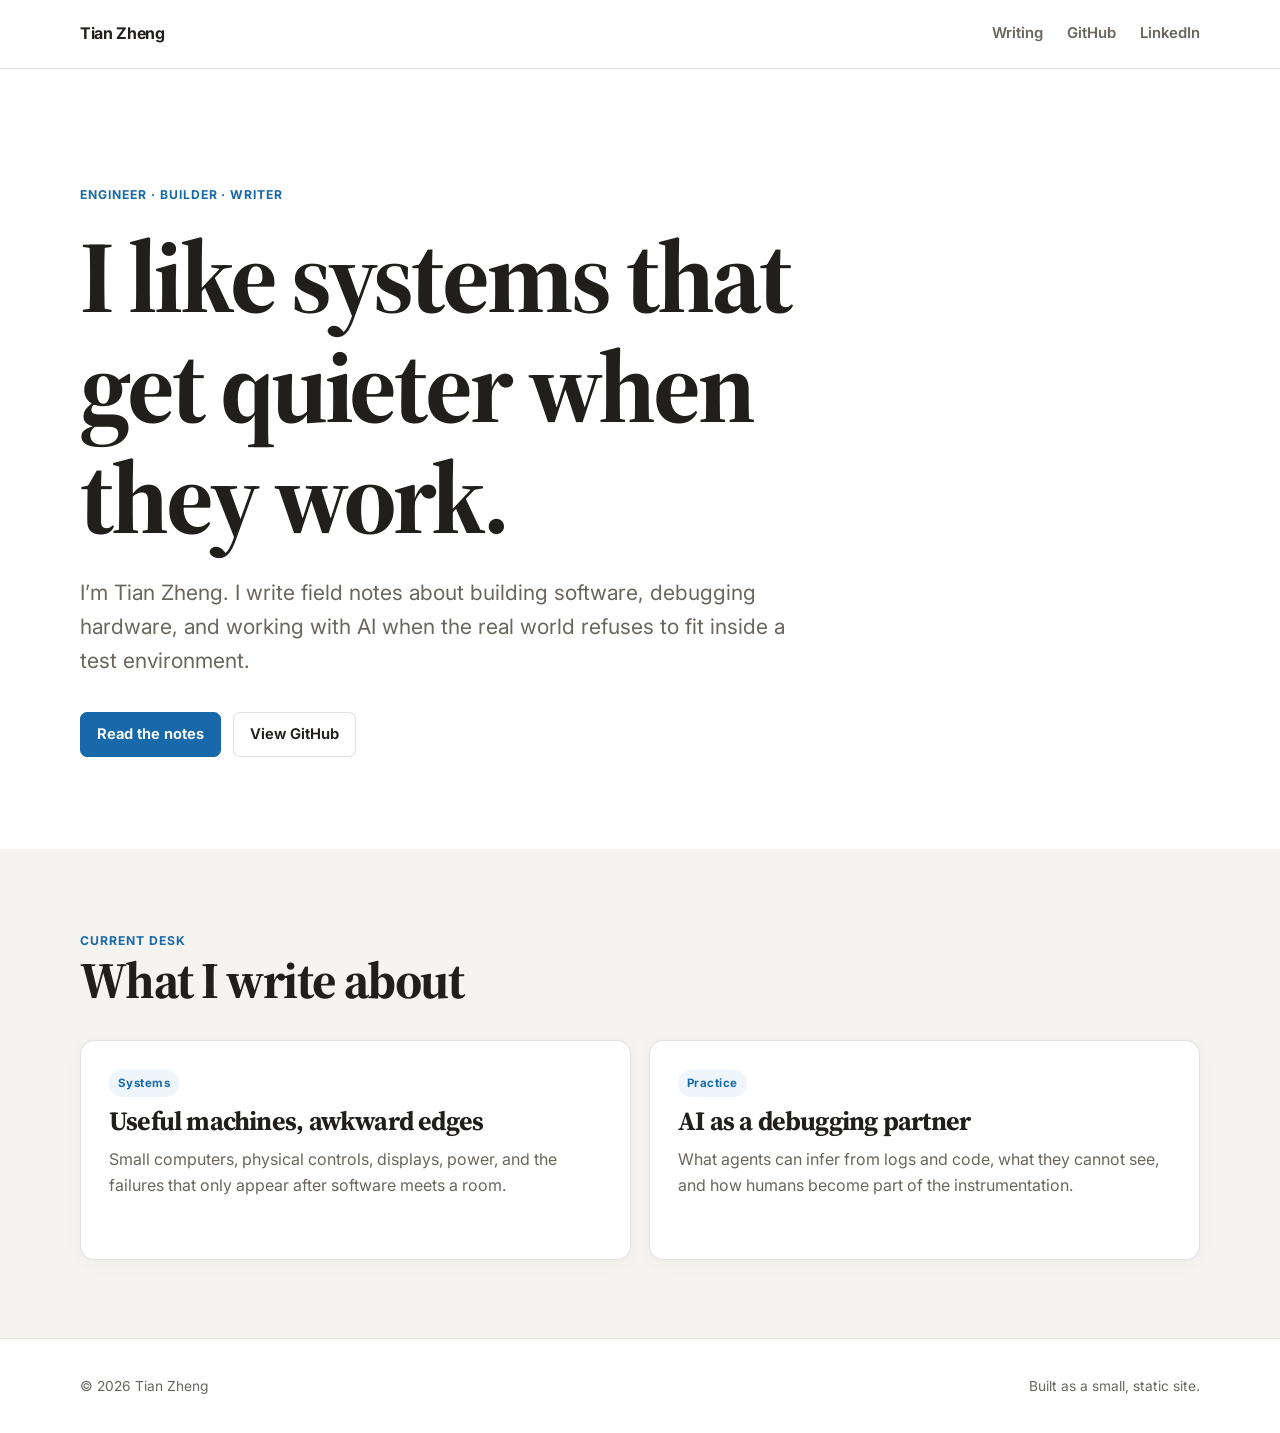
<file: index.html>
<!doctype html><html lang="en"><head><meta charset="utf-8"><meta name="viewport" content="width=device-width,initial-scale=1"><title>Tian Zheng — Engineer, builder, writer</title><meta name="description" content="Tian Zheng writes about software, hardware, debugging, and AI-assisted development."><link rel="canonical" href="https://tzheng.us/"><link rel="alternate" type="application/atom+xml" title="Tian Zheng — Writing" href="https://tzheng.us/feed.xml"><link rel="icon" href="/assets/favicon.svg" type="image/svg+xml"><link rel="stylesheet" href="/styles.css"><script defer src="/assets/counter.js" data-id="1a87eb0e-c422-4942-bce1-c55f9dca58f4" data-utcoffset="-7" data-server="https://counter.dev"></script></head><body><header class="site-header"><div class="wrap nav"><a class="brand" href="/">Tian Zheng</a><nav class="nav-links" aria-label="Primary"><a href="/articles/">Writing</a><a href="https://github.com/tzhengus" rel="me">GitHub</a><a href="https://www.linkedin.com/in/tianzheng" rel="me">LinkedIn</a></nav></div></header><main><section class="hero"><div class="wrap"><span class="eyebrow">Engineer · Builder · Writer</span><h1>I like systems that get quieter when they work.</h1><p>I’m Tian Zheng. I write field notes about building software, debugging hardware, and working with AI when the real world refuses to fit inside a test environment.</p><div class="hero-actions"><a class="button primary" href="/articles/">Read the notes</a><a class="button" href="https://github.com/tzhengus">View GitHub</a></div></div></section><section class="section warm"><div class="wrap"><div class="section-head"><div><span class="kicker">Current desk</span><h2>What I write about</h2></div></div><div class="card-grid"><article class="card"><span class="badge">Systems</span><h3>Useful machines, awkward edges</h3><p>Small computers, physical controls, displays, power, and the failures that only appear after software meets a room.</p></article><article class="card"><span class="badge">Practice</span><h3>AI as a debugging partner</h3><p>What agents can infer from logs and code, what they cannot see, and how humans become part of the instrumentation.</p></article></div></div></section></main><footer class="site-footer"><div class="wrap footer-row"><span>© 2026 Tian Zheng</span><span>Built as a small, static site.</span></div></footer></body></html>
</file>
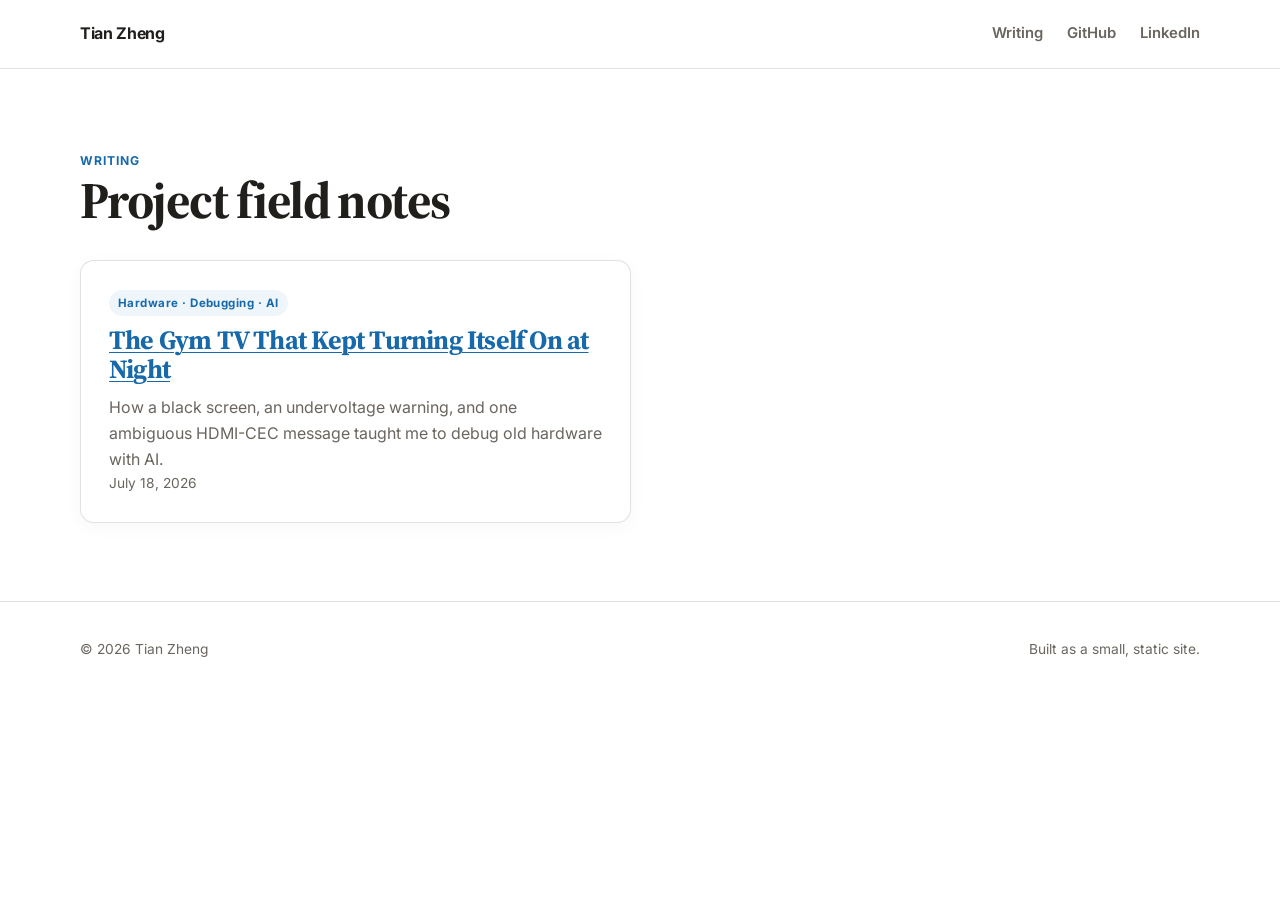
<file: articles/index.html>
<!doctype html>
<html lang="en">
<head>
  <meta charset="utf-8">
  <meta name="viewport" content="width=device-width,initial-scale=1">
  <title>Writing — Tian Zheng</title>
  <meta name="description" content="Project field notes by Tian Zheng.">
  <link rel="canonical" href="https://tzheng.us/articles/">
  <link rel="alternate" type="application/atom+xml" title="Tian Zheng — Writing" href="https://tzheng.us/feed.xml">
  <link rel="icon" href="/assets/favicon.svg" type="image/svg+xml">
  <link rel="stylesheet" href="/styles.css">
  <script defer src="/assets/counter.js" data-id="1a87eb0e-c422-4942-bce1-c55f9dca58f4" data-utcoffset="-7" data-server="https://counter.dev"></script>
</head>
<body>
  <header class="site-header">
    <div class="wrap nav">
      <a class="brand" href="/">Tian Zheng</a>
      <nav class="nav-links" aria-label="Primary">
        <a href="/articles/">Writing</a>
        <a href="https://github.com/tzhengus" rel="me">GitHub</a>
        <a href="https://www.linkedin.com/in/tianzheng" rel="me">LinkedIn</a>
      </nav>
    </div>
  </header>
  <main>
    <section class="section">
      <div class="wrap">
        <div class="section-head">
          <div>
            <span class="kicker">Writing</span>
            <h2>Project field notes</h2>
          </div>
        </div>
        <div class="card-grid">
          <article class="card">
            <span class="badge">Hardware · Debugging · AI</span>
            <h3><a href="/articles/gym-tv-that-kept-turning-itself-on-at-night/">The Gym TV That Kept Turning Itself On at Night</a></h3>
            <p>How a black screen, an undervoltage warning, and one ambiguous HDMI-CEC message taught me to debug old hardware with AI.</p>
            <p class="article-meta"><time datetime="2026-07-18">July 18, 2026</time></p>
          </article>
        </div>
      </div>
    </section>
  </main>
  <footer class="site-footer">
    <div class="wrap footer-row"><span>© 2026 Tian Zheng</span><span>Built as a small, static site.</span></div>
  </footer>
</body>
</html>
</file>
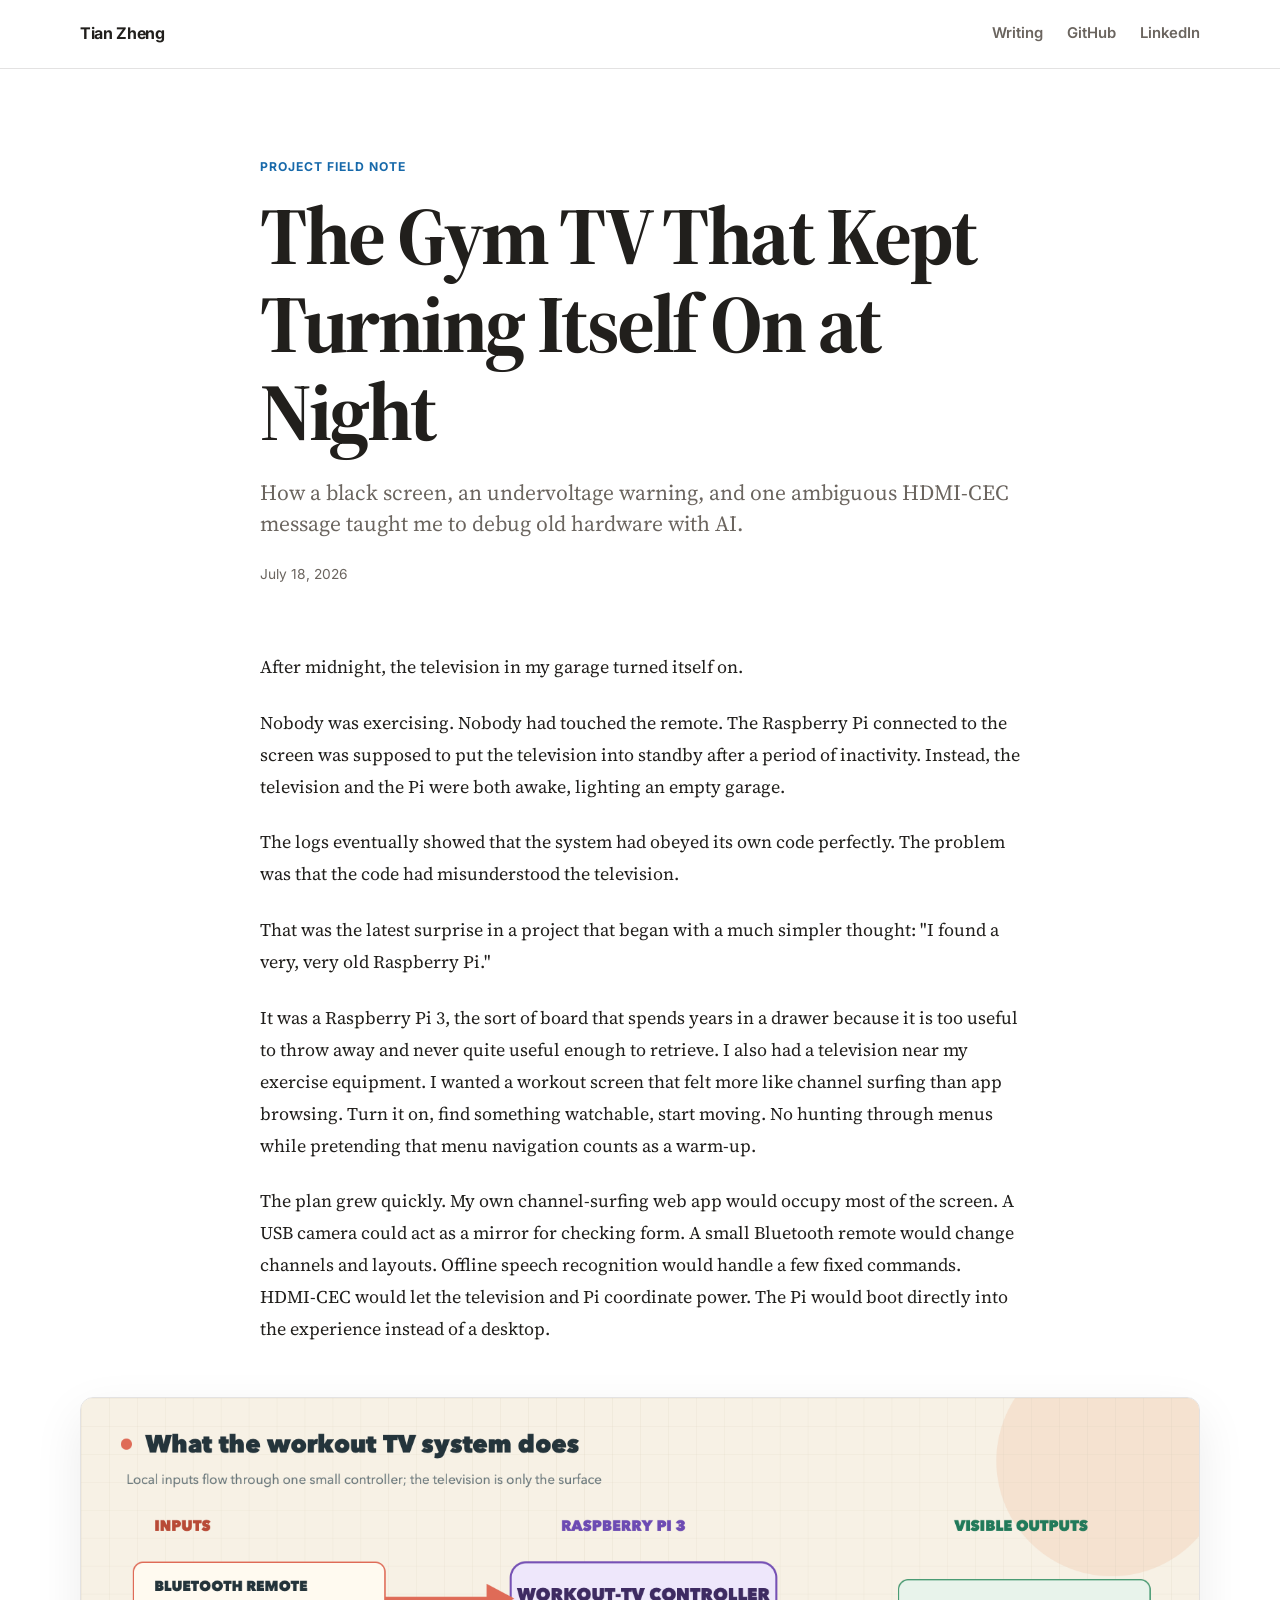
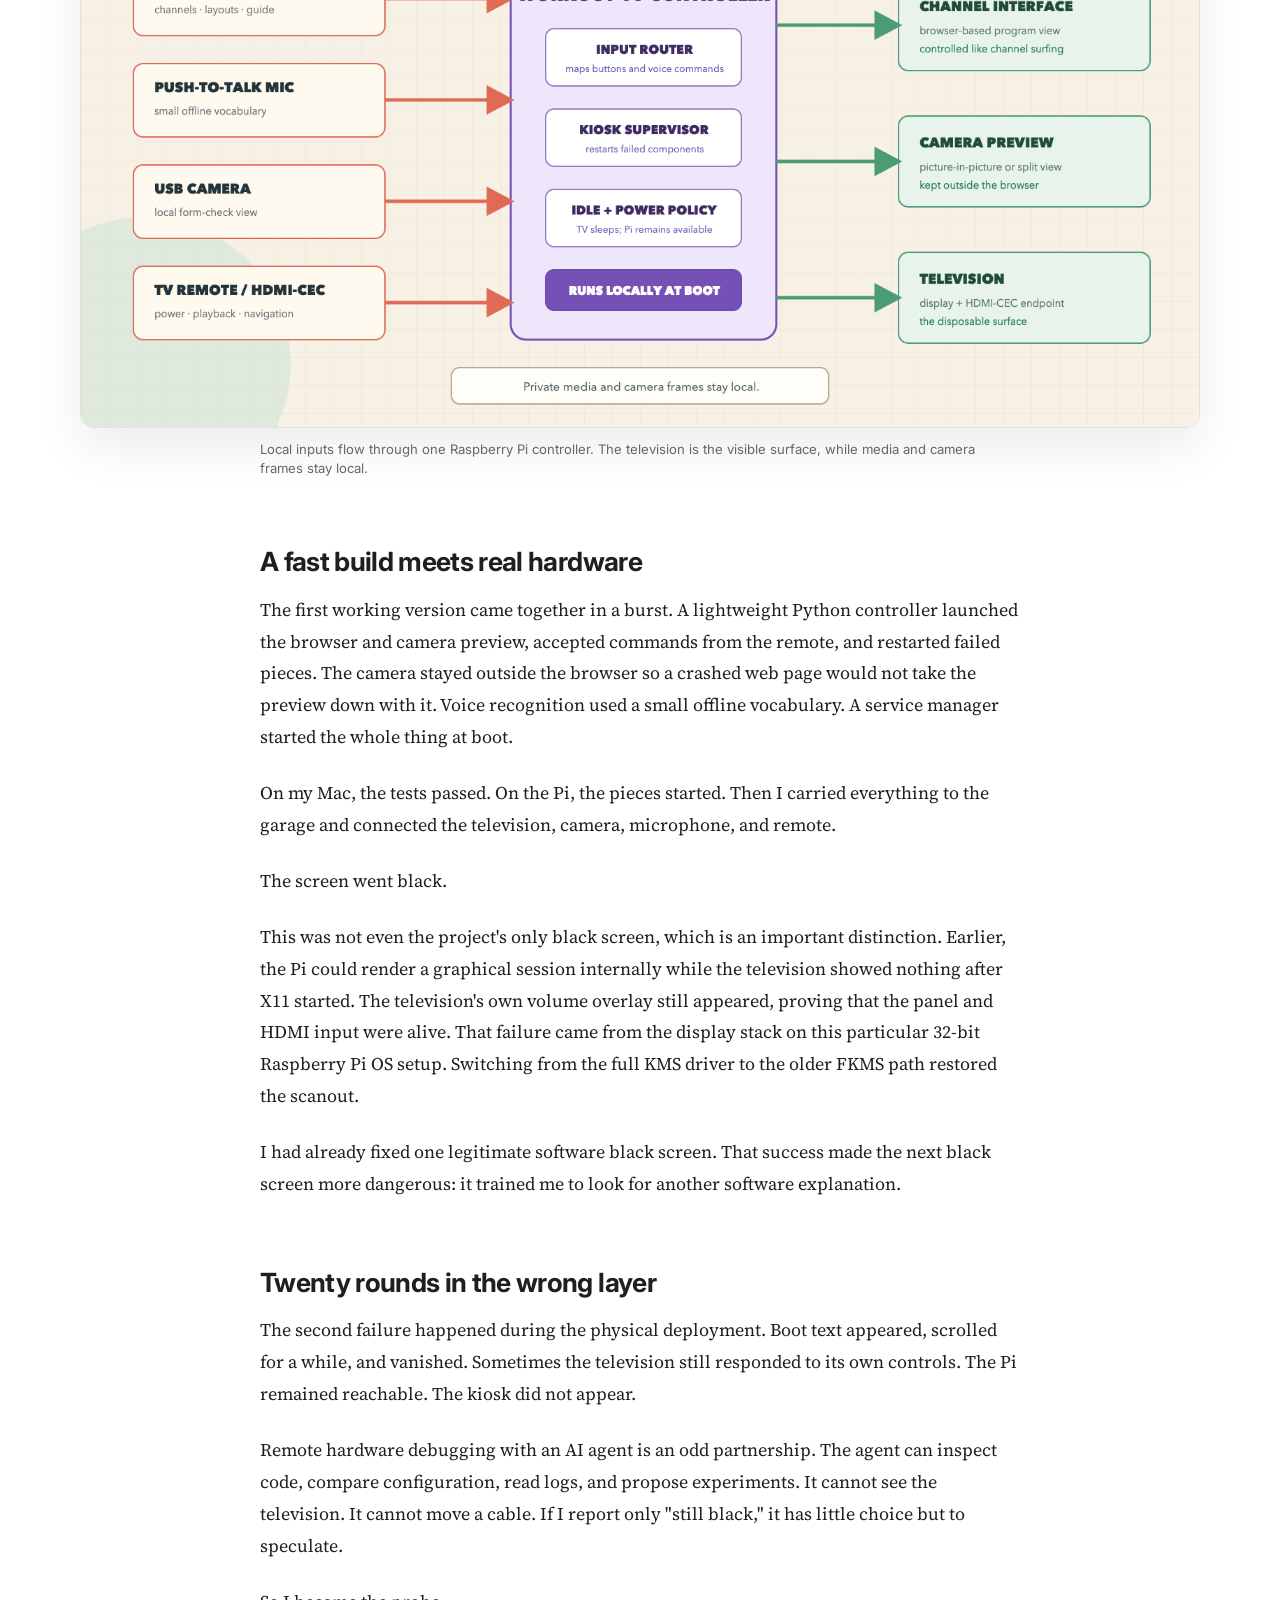
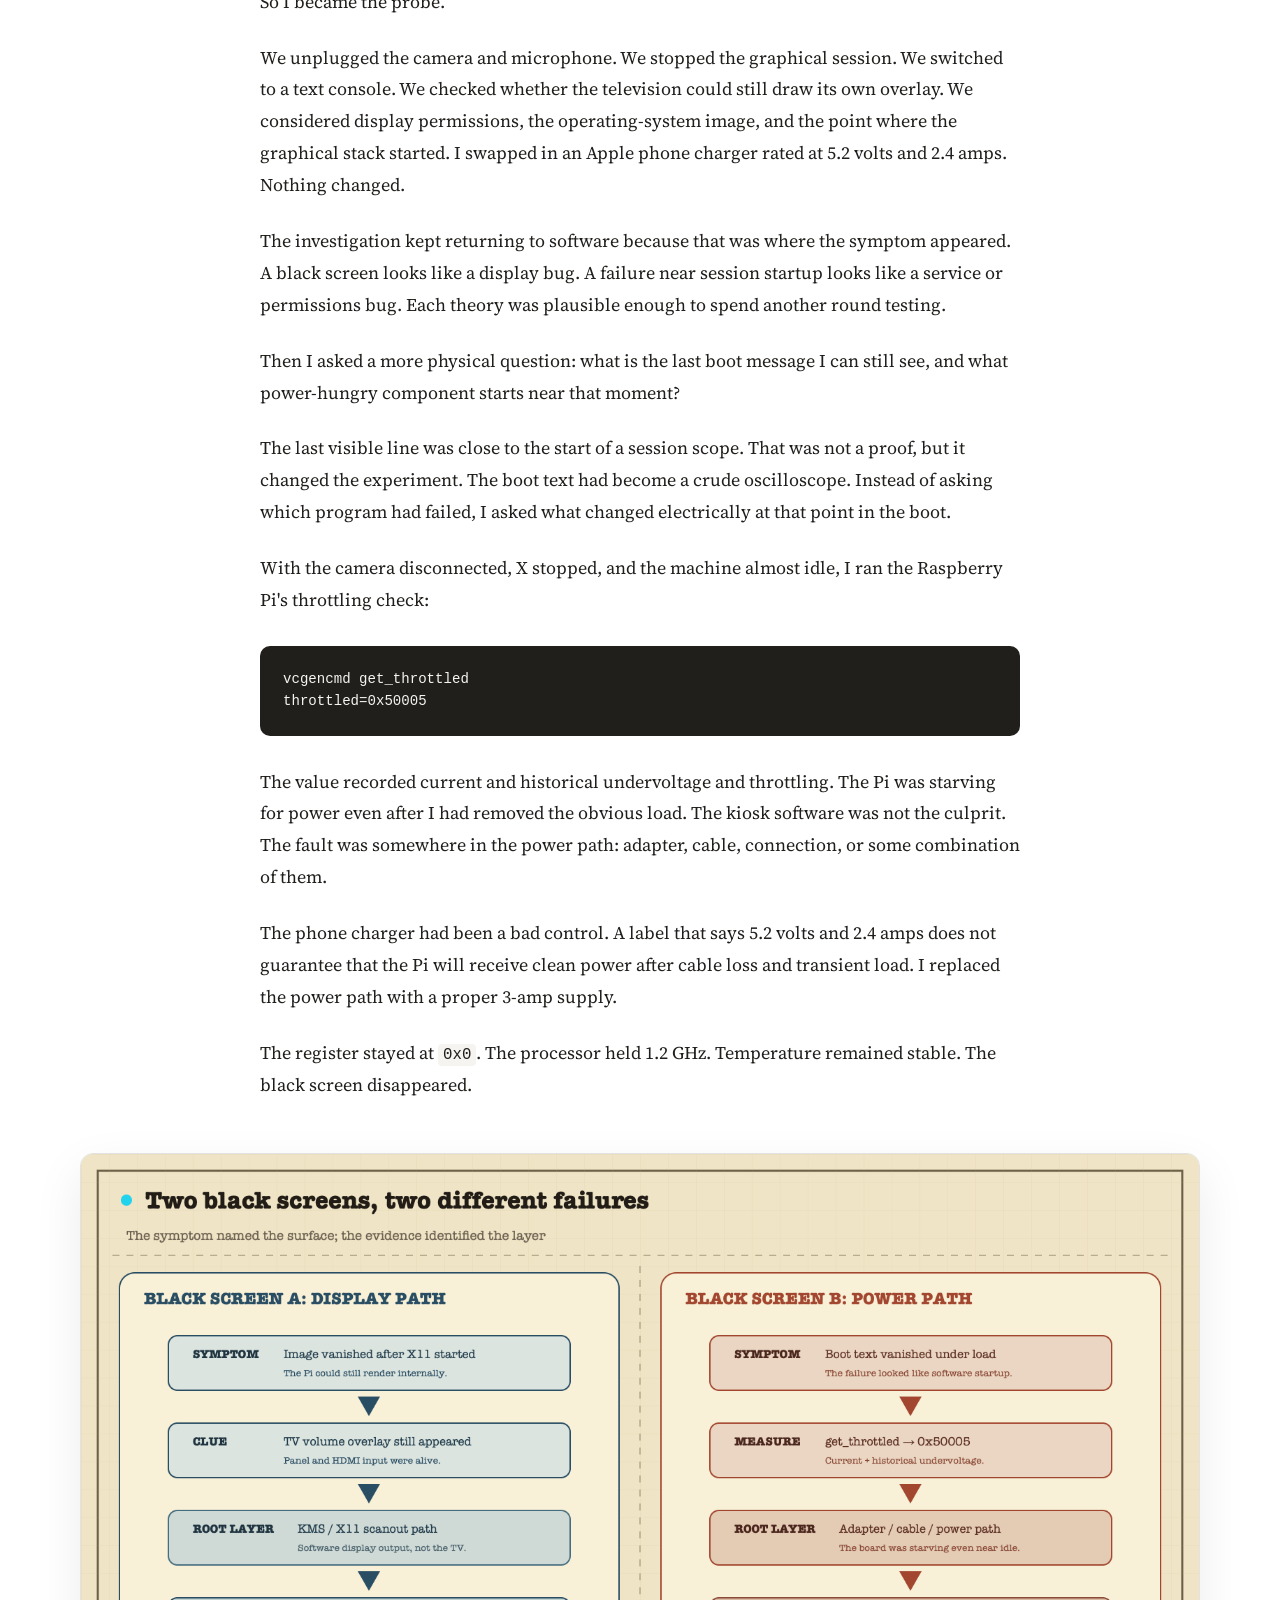
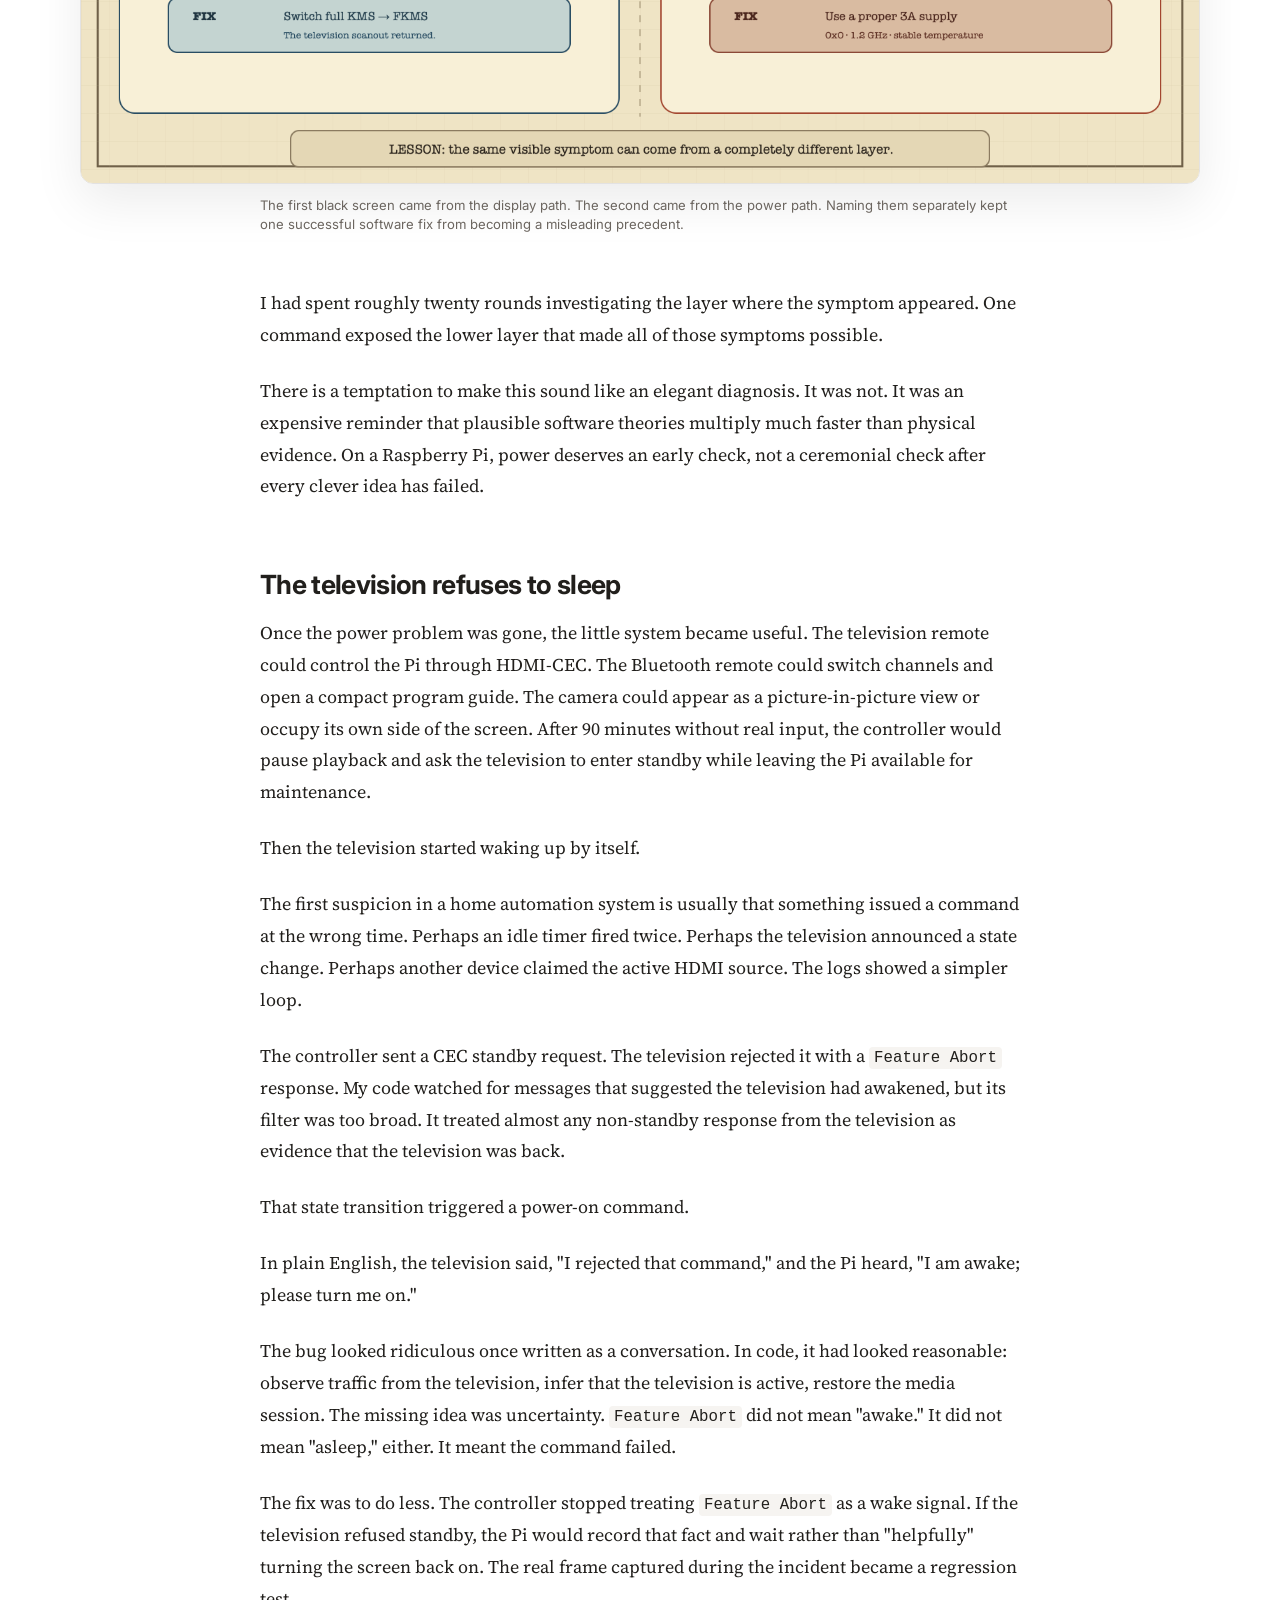
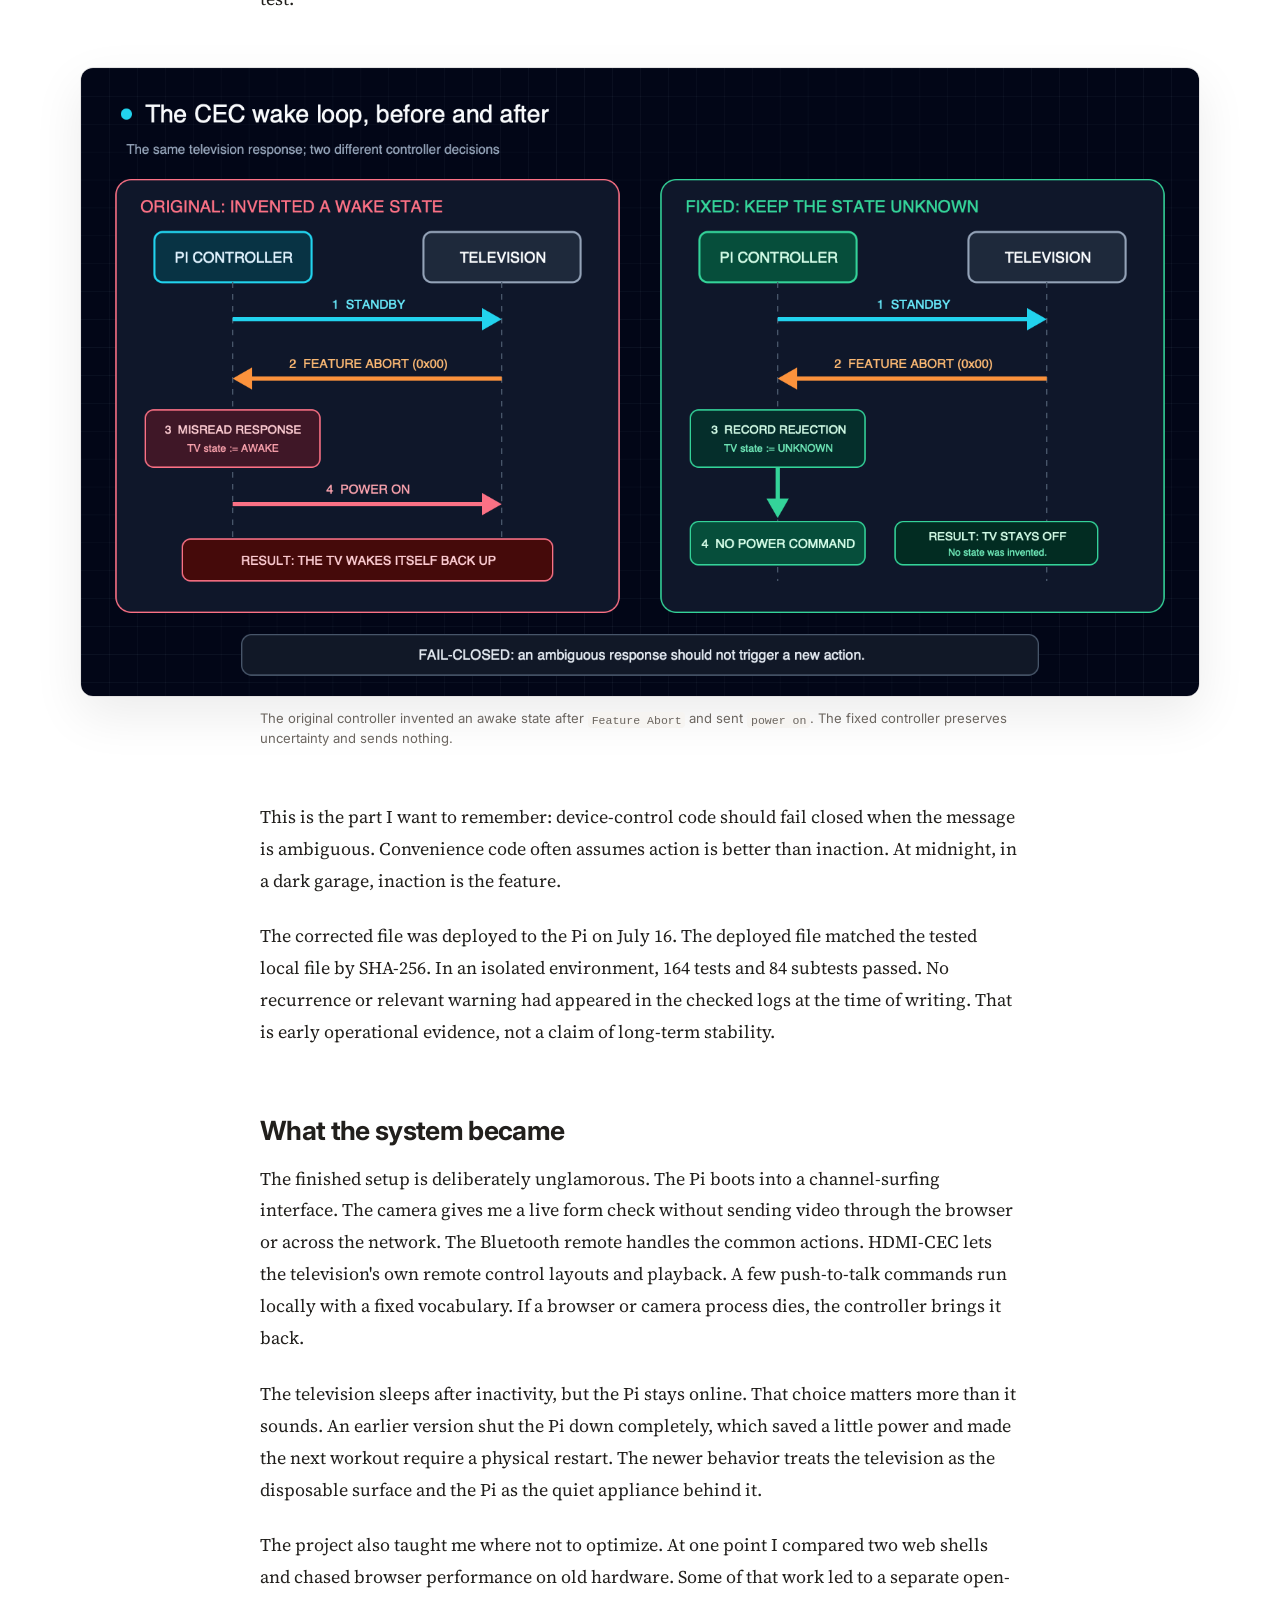
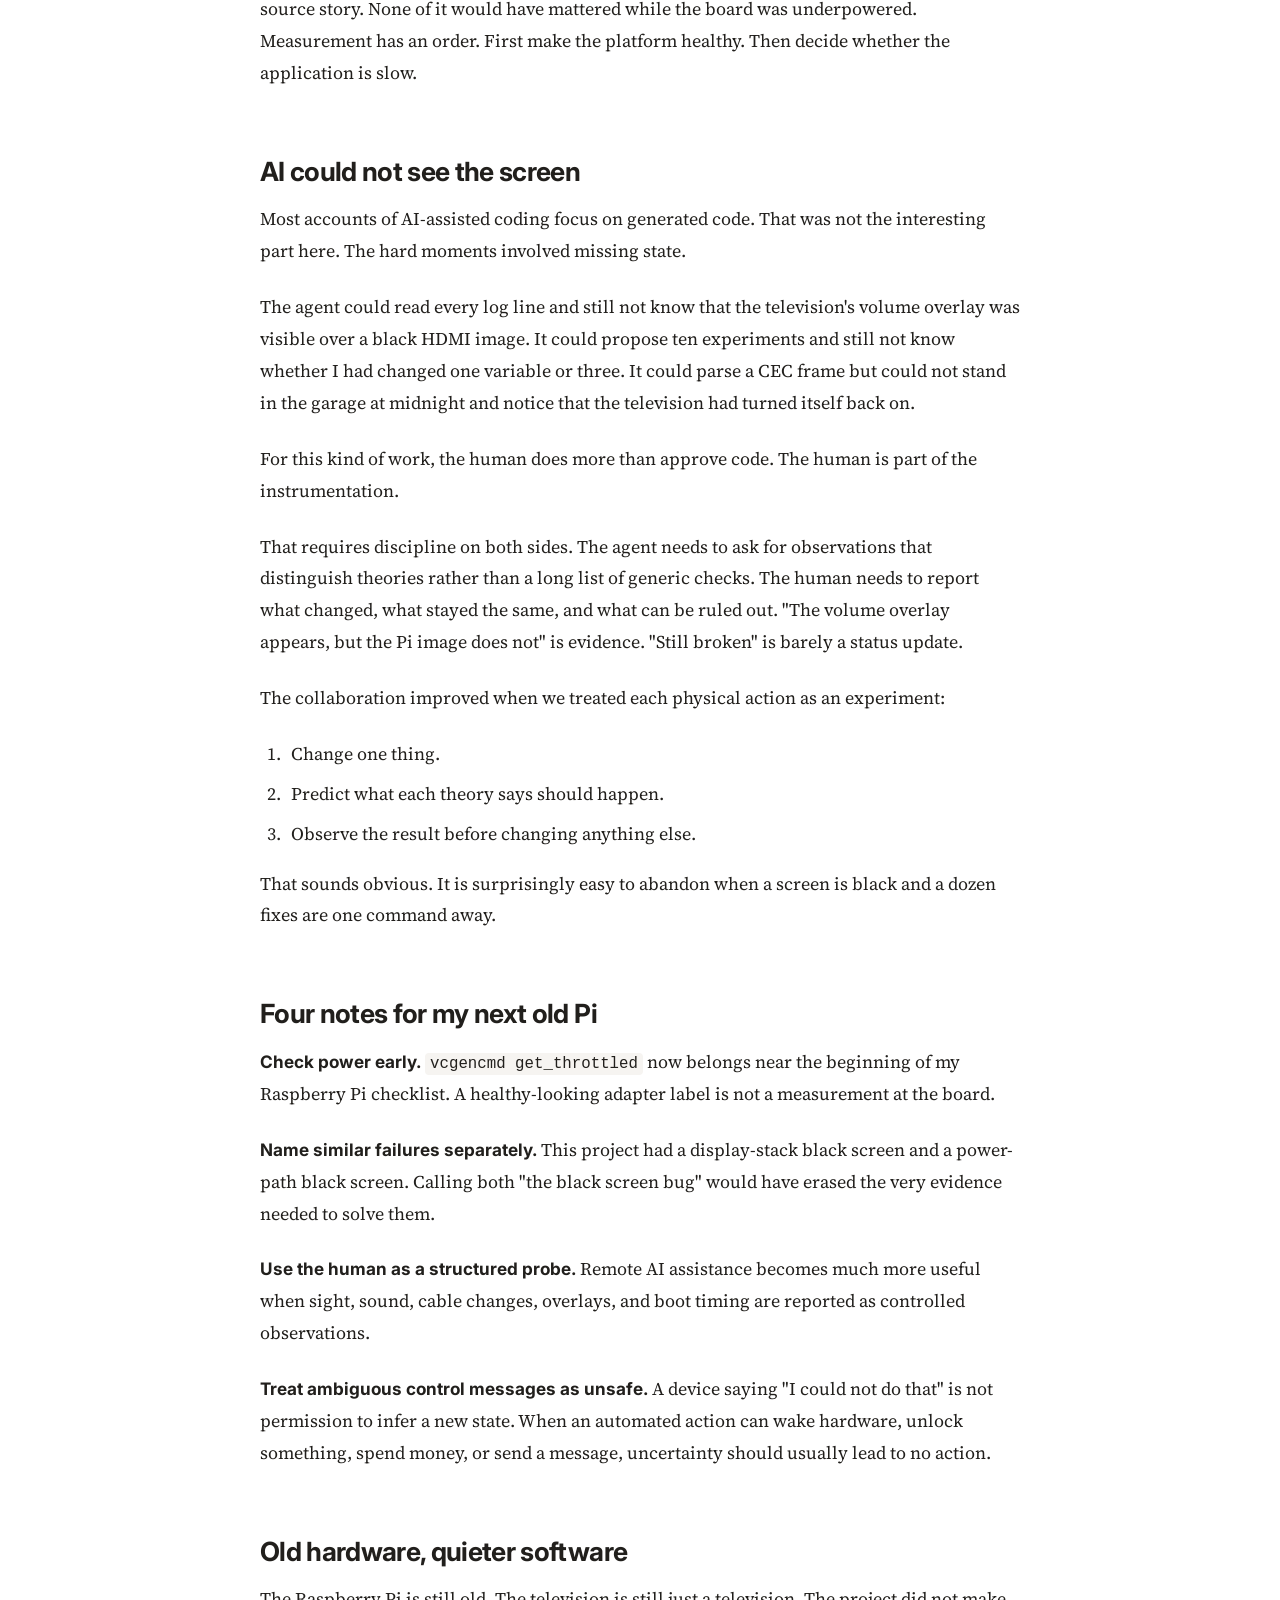
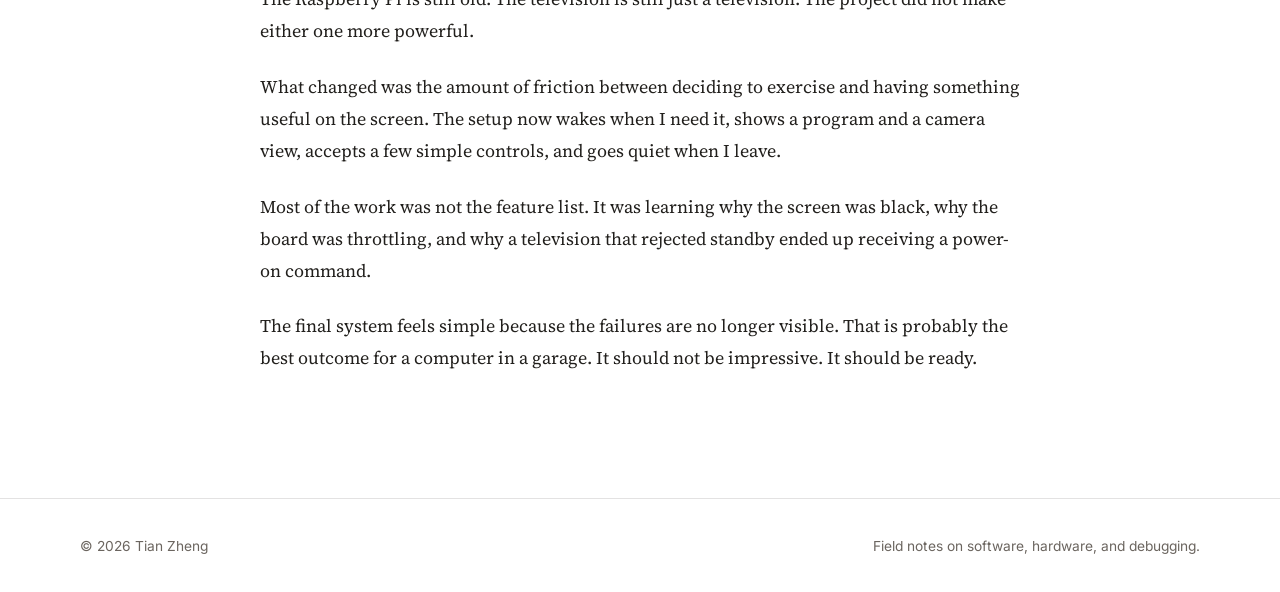
<file: articles/gym-tv-that-kept-turning-itself-on-at-night/index.html>
<!doctype html><html lang="en"><head><meta charset="utf-8"><meta name="viewport" content="width=device-width,initial-scale=1"><title>The Gym TV That Kept Turning Itself On at Night — Tian Zheng</title><meta name="description" content="How a black screen, an undervoltage warning, and one ambiguous HDMI-CEC message taught me to debug old hardware with AI."><link rel="canonical" href="https://tzheng.us/articles/gym-tv-that-kept-turning-itself-on-at-night/"><link rel="alternate" type="application/atom+xml" title="Tian Zheng — Writing" href="https://tzheng.us/feed.xml"><meta property="og:type" content="article"><meta property="og:title" content="The Gym TV That Kept Turning Itself On at Night"><meta property="og:description" content="How a black screen, an undervoltage warning, and one ambiguous HDMI-CEC message taught me to debug old hardware with AI."><meta property="og:url" content="https://tzheng.us/articles/gym-tv-that-kept-turning-itself-on-at-night/"><meta property="og:image" content="https://tzheng.us/articles/gym-tv-that-kept-turning-itself-on-at-night/assets/workout-tv-system-overview.png"><meta property="article:published_time" content="2026-07-18T08:14:28Z"><meta name="twitter:card" content="summary_large_image"><link rel="icon" href="/assets/favicon.svg" type="image/svg+xml"><link rel="stylesheet" href="/styles.css"><script defer src="/assets/counter.js" data-id="1a87eb0e-c422-4942-bce1-c55f9dca58f4" data-utcoffset="-7" data-server="https://counter.dev"></script></head><body><header class="site-header"><div class="wrap nav"><a class="brand" href="/">Tian Zheng</a><nav class="nav-links" aria-label="Primary"><a href="/articles/">Writing</a><a href="https://github.com/tzhengus">GitHub</a><a href="https://www.linkedin.com/in/tianzheng">LinkedIn</a></nav></div></header><main><div class="article-shell"><header class="article-header"><span class="kicker">Project field note</span><h1>The Gym TV That Kept Turning Itself On at Night</h1><p class="article-dek">How a black screen, an undervoltage warning, and one ambiguous HDMI-CEC message taught me to debug old hardware with AI.</p><p class="article-meta"><time datetime="2026-07-18">July 18, 2026</time></p></header><article class="article-body"><p>After midnight, the television in my garage turned itself on.</p><p>Nobody was exercising. Nobody had touched the remote. The Raspberry Pi connected to the screen was supposed to put the television into standby after a period of inactivity. Instead, the television and the Pi were both awake, lighting an empty garage.</p><p>The logs eventually showed that the system had obeyed its own code perfectly. The problem was that the code had misunderstood the television.</p><p>That was the latest surprise in a project that began with a much simpler thought: &quot;I found a very, very old Raspberry Pi.&quot;</p><p>It was a Raspberry Pi 3, the sort of board that spends years in a drawer because it is too useful to throw away and never quite useful enough to retrieve. I also had a television near my exercise equipment. I wanted a workout screen that felt more like channel surfing than app browsing. Turn it on, find something watchable, start moving. No hunting through menus while pretending that menu navigation counts as a warm-up.</p><p>The plan grew quickly. My own channel-surfing web app would occupy most of the screen. A USB camera could act as a mirror for checking form. A small Bluetooth remote would change channels and layouts. Offline speech recognition would handle a few fixed commands. HDMI-CEC would let the television and Pi coordinate power. The Pi would boot directly into the experience instead of a desktop.</p><figure><img src="assets/workout-tv-system-overview.png" alt="Privacy-safe overview of the workout TV system" width="1600" height="900"><figcaption>Local inputs flow through one Raspberry Pi controller. The television is the visible surface, while media and camera frames stay local.</figcaption></figure><h2>A fast build meets real hardware</h2><p>The first working version came together in a burst. A lightweight Python controller launched the browser and camera preview, accepted commands from the remote, and restarted failed pieces. The camera stayed outside the browser so a crashed web page would not take the preview down with it. Voice recognition used a small offline vocabulary. A service manager started the whole thing at boot.</p><p>On my Mac, the tests passed. On the Pi, the pieces started. Then I carried everything to the garage and connected the television, camera, microphone, and remote.</p><p>The screen went black.</p><p>This was not even the project&#x27;s only black screen, which is an important distinction. Earlier, the Pi could render a graphical session internally while the television showed nothing after X11 started. The television&#x27;s own volume overlay still appeared, proving that the panel and HDMI input were alive. That failure came from the display stack on this particular 32-bit Raspberry Pi OS setup. Switching from the full KMS driver to the older FKMS path restored the scanout.</p><p>I had already fixed one legitimate software black screen. That success made the next black screen more dangerous: it trained me to look for another software explanation.</p><h2>Twenty rounds in the wrong layer</h2><p>The second failure happened during the physical deployment. Boot text appeared, scrolled for a while, and vanished. Sometimes the television still responded to its own controls. The Pi remained reachable. The kiosk did not appear.</p><p>Remote hardware debugging with an AI agent is an odd partnership. The agent can inspect code, compare configuration, read logs, and propose experiments. It cannot see the television. It cannot move a cable. If I report only &quot;still black,&quot; it has little choice but to speculate.</p><p>So I became the probe.</p><p>We unplugged the camera and microphone. We stopped the graphical session. We switched to a text console. We checked whether the television could still draw its own overlay. We considered display permissions, the operating-system image, and the point where the graphical stack started. I swapped in an Apple phone charger rated at 5.2 volts and 2.4 amps. Nothing changed.</p><p>The investigation kept returning to software because that was where the symptom appeared. A black screen looks like a display bug. A failure near session startup looks like a service or permissions bug. Each theory was plausible enough to spend another round testing.</p><p>Then I asked a more physical question: what is the last boot message I can still see, and what power-hungry component starts near that moment?</p><p>The last visible line was close to the start of a session scope. That was not a proof, but it changed the experiment. The boot text had become a crude oscilloscope. Instead of asking which program had failed, I asked what changed electrically at that point in the boot.</p><p>With the camera disconnected, X stopped, and the machine almost idle, I ran the Raspberry Pi&#x27;s throttling check:</p><pre><code>vcgencmd get_throttled
throttled=0x50005</code></pre><p>The value recorded current and historical undervoltage and throttling. The Pi was starving for power even after I had removed the obvious load. The kiosk software was not the culprit. The fault was somewhere in the power path: adapter, cable, connection, or some combination of them.</p><p>The phone charger had been a bad control. A label that says 5.2 volts and 2.4 amps does not guarantee that the Pi will receive clean power after cable loss and transient load. I replaced the power path with a proper 3-amp supply.</p><p>The register stayed at <code>0x0</code>. The processor held 1.2 GHz. Temperature remained stable. The black screen disappeared.</p><figure><img src="assets/workout-tv-two-black-screens.png" alt="Two black screens traced to two different system layers" width="1600" height="900"><figcaption>The first black screen came from the display path. The second came from the power path. Naming them separately kept one successful software fix from becoming a misleading precedent.</figcaption></figure><p>I had spent roughly twenty rounds investigating the layer where the symptom appeared. One command exposed the lower layer that made all of those symptoms possible.</p><p>There is a temptation to make this sound like an elegant diagnosis. It was not. It was an expensive reminder that plausible software theories multiply much faster than physical evidence. On a Raspberry Pi, power deserves an early check, not a ceremonial check after every clever idea has failed.</p><h2>The television refuses to sleep</h2><p>Once the power problem was gone, the little system became useful. The television remote could control the Pi through HDMI-CEC. The Bluetooth remote could switch channels and open a compact program guide. The camera could appear as a picture-in-picture view or occupy its own side of the screen. After 90 minutes without real input, the controller would pause playback and ask the television to enter standby while leaving the Pi available for maintenance.</p><p>Then the television started waking up by itself.</p><p>The first suspicion in a home automation system is usually that something issued a command at the wrong time. Perhaps an idle timer fired twice. Perhaps the television announced a state change. Perhaps another device claimed the active HDMI source. The logs showed a simpler loop.</p><p>The controller sent a CEC standby request. The television rejected it with a <code>Feature Abort</code> response. My code watched for messages that suggested the television had awakened, but its filter was too broad. It treated almost any non-standby response from the television as evidence that the television was back.</p><p>That state transition triggered a power-on command.</p><p>In plain English, the television said, &quot;I rejected that command,&quot; and the Pi heard, &quot;I am awake; please turn me on.&quot;</p><p>The bug looked ridiculous once written as a conversation. In code, it had looked reasonable: observe traffic from the television, infer that the television is active, restore the media session. The missing idea was uncertainty. <code>Feature Abort</code> did not mean &quot;awake.&quot; It did not mean &quot;asleep,&quot; either. It meant the command failed.</p><p>The fix was to do less. The controller stopped treating <code>Feature Abort</code> as a wake signal. If the television refused standby, the Pi would record that fact and wait rather than &quot;helpfully&quot; turning the screen back on. The real frame captured during the incident became a regression test.</p><figure><img src="assets/workout-tv-cec-sequence.png" alt="CEC sequence before and after the fail-closed fix" width="1600" height="900"><figcaption>The original controller invented an awake state after <code>Feature Abort</code> and sent <code>power on</code>. The fixed controller preserves uncertainty and sends nothing.</figcaption></figure><p>This is the part I want to remember: device-control code should fail closed when the message is ambiguous. Convenience code often assumes action is better than inaction. At midnight, in a dark garage, inaction is the feature.</p><p>The corrected file was deployed to the Pi on July 16. The deployed file matched the tested local file by SHA-256. In an isolated environment, 164 tests and 84 subtests passed. No recurrence or relevant warning had appeared in the checked logs at the time of writing. That is early operational evidence, not a claim of long-term stability.</p><h2>What the system became</h2><p>The finished setup is deliberately unglamorous. The Pi boots into a channel-surfing interface. The camera gives me a live form check without sending video through the browser or across the network. The Bluetooth remote handles the common actions. HDMI-CEC lets the television&#x27;s own remote control layouts and playback. A few push-to-talk commands run locally with a fixed vocabulary. If a browser or camera process dies, the controller brings it back.</p><p>The television sleeps after inactivity, but the Pi stays online. That choice matters more than it sounds. An earlier version shut the Pi down completely, which saved a little power and made the next workout require a physical restart. The newer behavior treats the television as the disposable surface and the Pi as the quiet appliance behind it.</p><p>The project also taught me where not to optimize. At one point I compared two web shells and chased browser performance on old hardware. Some of that work led to a separate open-source story. None of it would have mattered while the board was underpowered. Measurement has an order. First make the platform healthy. Then decide whether the application is slow.</p><h2>AI could not see the screen</h2><p>Most accounts of AI-assisted coding focus on generated code. That was not the interesting part here. The hard moments involved missing state.</p><p>The agent could read every log line and still not know that the television&#x27;s volume overlay was visible over a black HDMI image. It could propose ten experiments and still not know whether I had changed one variable or three. It could parse a CEC frame but could not stand in the garage at midnight and notice that the television had turned itself back on.</p><p>For this kind of work, the human does more than approve code. The human is part of the instrumentation.</p><p>That requires discipline on both sides. The agent needs to ask for observations that distinguish theories rather than a long list of generic checks. The human needs to report what changed, what stayed the same, and what can be ruled out. &quot;The volume overlay appears, but the Pi image does not&quot; is evidence. &quot;Still broken&quot; is barely a status update.</p><p>The collaboration improved when we treated each physical action as an experiment:</p><ol><li>Change one thing.</li><li>Predict what each theory says should happen.</li><li>Observe the result before changing anything else.</li></ol><p>That sounds obvious. It is surprisingly easy to abandon when a screen is black and a dozen fixes are one command away.</p><h2>Four notes for my next old Pi</h2><p><strong>Check power early.</strong> <code>vcgencmd get_throttled</code> now belongs near the beginning of my Raspberry Pi checklist. A healthy-looking adapter label is not a measurement at the board.</p><p><strong>Name similar failures separately.</strong> This project had a display-stack black screen and a power-path black screen. Calling both &quot;the black screen bug&quot; would have erased the very evidence needed to solve them.</p><p><strong>Use the human as a structured probe.</strong> Remote AI assistance becomes much more useful when sight, sound, cable changes, overlays, and boot timing are reported as controlled observations.</p><p><strong>Treat ambiguous control messages as unsafe.</strong> A device saying &quot;I could not do that&quot; is not permission to infer a new state. When an automated action can wake hardware, unlock something, spend money, or send a message, uncertainty should usually lead to no action.</p><h2>Old hardware, quieter software</h2><p>The Raspberry Pi is still old. The television is still just a television. The project did not make either one more powerful.</p><p>What changed was the amount of friction between deciding to exercise and having something useful on the screen. The setup now wakes when I need it, shows a program and a camera view, accepts a few simple controls, and goes quiet when I leave.</p><p>Most of the work was not the feature list. It was learning why the screen was black, why the board was throttling, and why a television that rejected standby ended up receiving a power-on command.</p><p>The final system feels simple because the failures are no longer visible. That is probably the best outcome for a computer in a garage. It should not be impressive. It should be ready.</p></article></div></main><footer class="site-footer"><div class="wrap footer-row"><span>© 2026 Tian Zheng</span><span>Field notes on software, hardware, and debugging.</span></div></footer></body></html>
</file>
<file: styles.css>
@import url('https://fonts.googleapis.com/css2?family=Inter:wght@400;500;600;700&family=Source+Serif+4:opsz,wght@8..60,500;8..60,650&display=swap');
:root{--ink:#211f1c;--muted:#6b655f;--paper:#fff;--warm:#f6f4f1;--line:rgba(39,35,31,.13);--blue:#1769aa;--blue-soft:#eef6fc;--max:1120px;--read:760px}*{box-sizing:border-box}html{color-scheme:light;scroll-behavior:smooth}body{margin:0;background:var(--paper);color:var(--ink);font-family:Inter,-apple-system,BlinkMacSystemFont,"Segoe UI",sans-serif;line-height:1.6;-webkit-font-smoothing:antialiased}a{color:var(--blue);text-decoration-thickness:1px;text-underline-offset:3px}a:hover{color:#0b4d82}a:focus-visible{outline:3px solid rgba(23,105,170,.28);outline-offset:4px;border-radius:3px}.wrap{width:100%;max-width:calc(var(--max) + 40px);padding-inline:20px;margin-inline:auto}.site-header{border-bottom:1px solid var(--line);background:rgba(255,255,255,.94)}.nav{min-height:68px;display:flex;align-items:center;justify-content:space-between;gap:24px}.brand{color:var(--ink);font-weight:700;text-decoration:none;letter-spacing:-.02em}.nav-links{display:flex;align-items:center;gap:24px}.nav-links a{color:var(--muted);font-size:.93rem;font-weight:600;text-decoration:none}.nav-links a:hover{color:var(--ink)}.hero{padding:112px 0 92px}.eyebrow,.kicker{color:var(--blue);font-size:.76rem;font-weight:700;letter-spacing:.08em;text-transform:uppercase}h1,h2,h3{font-family:"Source Serif 4",Georgia,serif;line-height:1.08;letter-spacing:-.03em}.hero h1{max-width:820px;margin:14px 0 24px;font-size:clamp(3rem,8vw,6.6rem)}.hero p{max-width:710px;margin:0;color:var(--muted);font-size:clamp(1.08rem,2vw,1.32rem)}.hero-actions{display:flex;flex-wrap:wrap;gap:12px;margin-top:34px}.button{display:inline-flex;align-items:center;min-height:44px;padding:10px 16px;border:1px solid var(--line);border-radius:7px;color:var(--ink);background:#fff;font-size:.92rem;font-weight:650;text-decoration:none}.button.primary{color:#fff;background:var(--blue);border-color:var(--blue)}.button:hover{transform:translateY(-1px)}.section{padding:78px 0}.section.warm{background:var(--warm)}.section-head{display:flex;align-items:end;justify-content:space-between;gap:24px;margin-bottom:32px}.section h2{margin:0;font-size:clamp(2rem,4vw,3.4rem)}.card-grid{display:grid;grid-template-columns:repeat(2,minmax(0,1fr));gap:18px}.card{min-height:220px;padding:28px;border:1px solid var(--line);border-radius:14px;background:#fff;box-shadow:0 4px 18px rgba(0,0,0,.035)}.card h3{margin:10px 0 12px;font-size:1.65rem}.card p{margin:0;color:var(--muted)}.badge{display:inline-block;padding:4px 9px;border-radius:999px;background:var(--blue-soft);color:var(--blue);font-size:.72rem;font-weight:700;letter-spacing:.04em}.site-footer{padding:36px 0;border-top:1px solid var(--line);color:var(--muted);font-size:.86rem}.footer-row{display:flex;justify-content:space-between;gap:20px;flex-wrap:wrap}.article-shell{width:min(calc(100% - 40px),var(--read));margin-inline:auto}.article-header{padding:84px 0 52px}.article-header h1{margin:12px 0 20px;font-size:clamp(2.7rem,7vw,5.1rem)}.article-dek{color:var(--muted);font-family:"Source Serif 4",Georgia,serif;font-size:1.35rem;line-height:1.45}.article-meta{margin-top:24px;color:var(--muted);font-size:.86rem}.article-body{padding-bottom:100px;font-family:"Source Serif 4",Georgia,serif;font-size:1.12rem;line-height:1.78}.article-body h2{margin:68px 0 18px;font-family:Inter,sans-serif;font-size:1.65rem;letter-spacing:-.025em}.article-body p{margin:0 0 24px}.article-body strong{font-family:Inter,sans-serif;font-size:.96em}.article-body code{padding:.13em .32em;border-radius:4px;background:var(--warm);font-family:ui-monospace,SFMono-Regular,Menlo,monospace;font-size:.88em}.article-body pre{overflow:auto;margin:30px 0;padding:22px;border:1px solid var(--line);border-radius:10px;background:#211f1c;color:#f6f4f1;font-size:.88rem;line-height:1.55}.article-body pre code{padding:0;border-radius:0;background:transparent;color:inherit;font-size:inherit}.article-body figure{width:min(1120px,calc(100vw - 32px));margin:52px 50%;transform:translateX(-50%)}.article-body figure img{display:block;width:100%;height:auto;border:1px solid var(--line);border-radius:13px;box-shadow:0 18px 50px rgba(0,0,0,.08)}.article-body figcaption{max-width:760px;margin:12px auto 0;color:var(--muted);font-family:Inter,sans-serif;font-size:.82rem;line-height:1.5}.article-body ol{padding-left:1.4em}.article-body li{padding-left:.35em;margin-bottom:8px}.notice{margin:26px 0;padding:16px 18px;border-left:3px solid var(--blue);background:var(--blue-soft);color:#23445e;font-family:Inter,sans-serif;font-size:.9rem}.empty-state{max-width:680px;padding:88px 0 120px}.empty-state h1{font-size:clamp(2.8rem,7vw,5rem);margin:10px 0 22px}.empty-state p{color:var(--muted);font-size:1.12rem}@media(max-width:700px){body{overflow-x:hidden}.hero{padding:76px 0 64px}.nav{min-height:60px;min-width:0}.nav-links{gap:14px;min-width:0}.nav-links a:not(:first-child){display:none}.hero h1{max-width:100%;font-size:clamp(2.7rem,12vw,3.3rem)}.card-grid{grid-template-columns:1fr}.section{padding:58px 0}.article-header{padding:58px 0 36px}.article-body{font-size:1.04rem}.article-body figure{margin-top:38px;margin-bottom:38px}.section-head{display:block}}@media(prefers-reduced-motion:reduce){html{scroll-behavior:auto}.button:hover{transform:none}}
</file>
